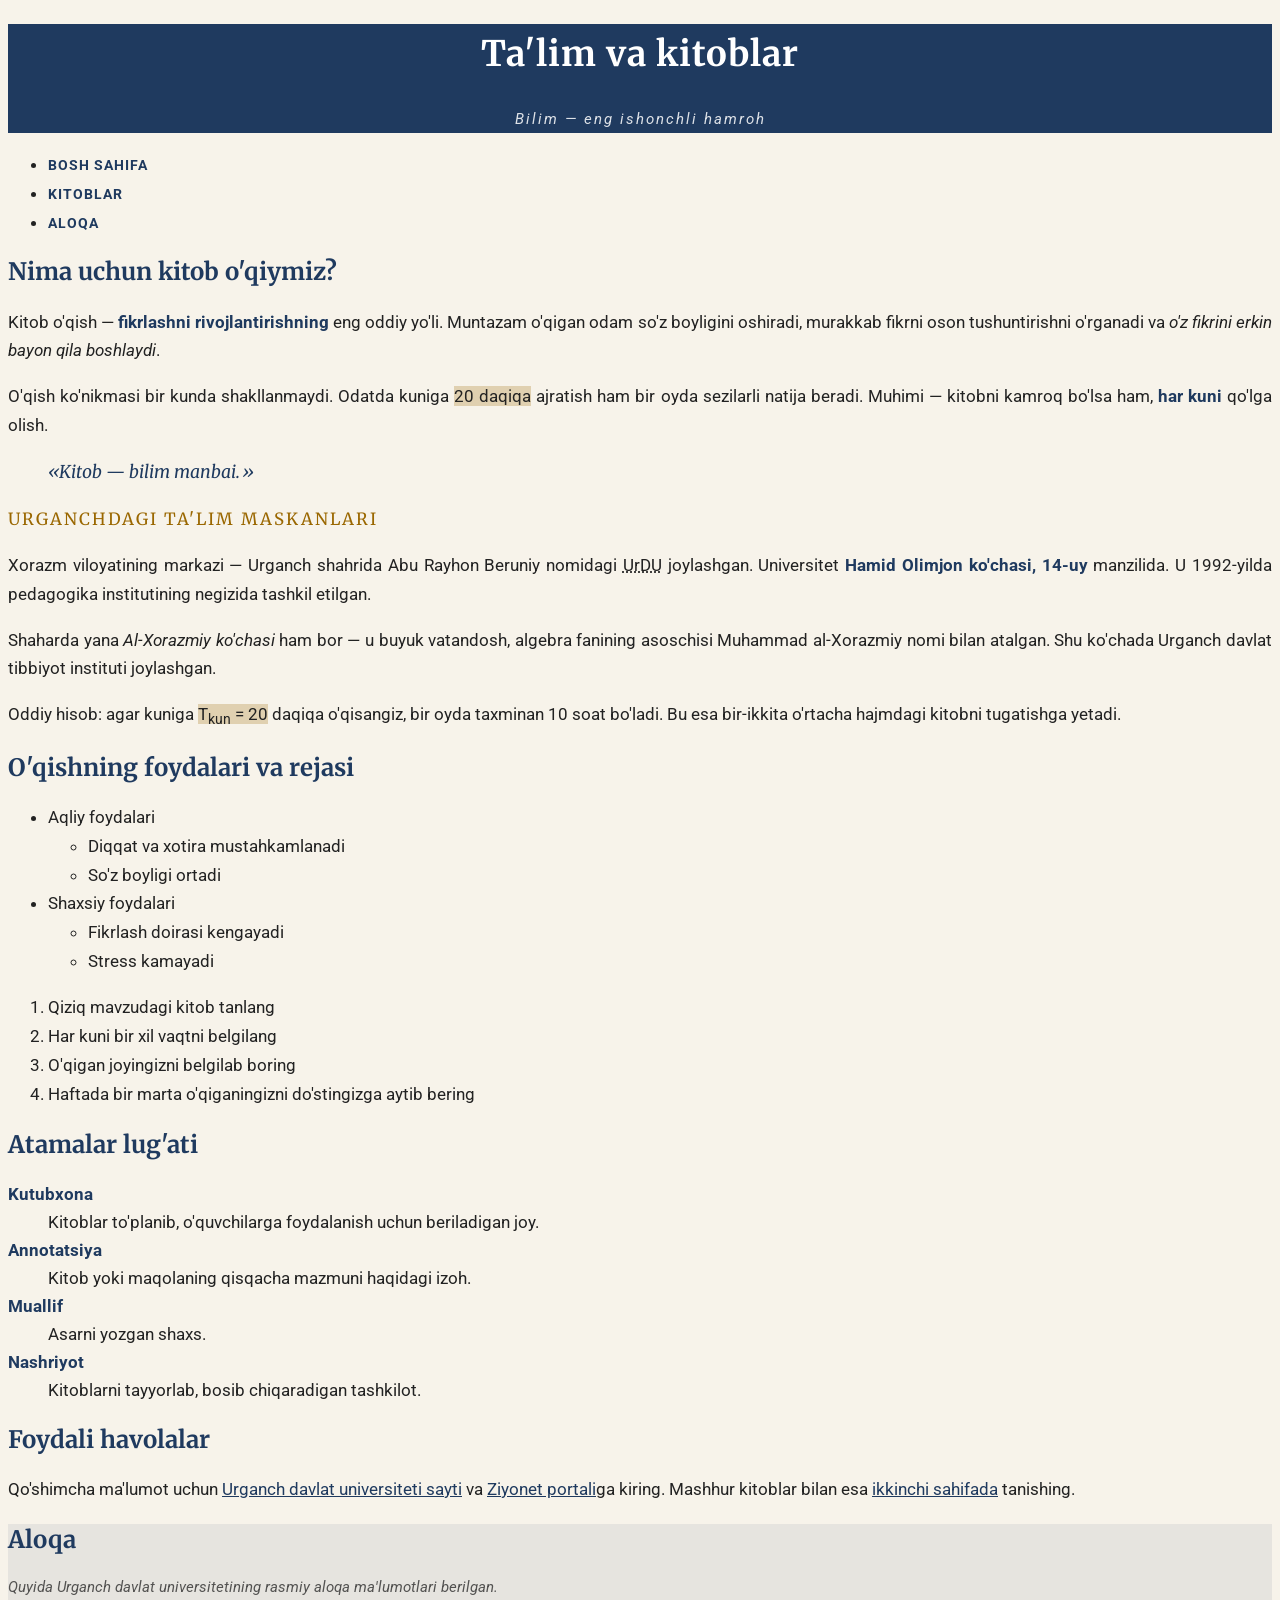
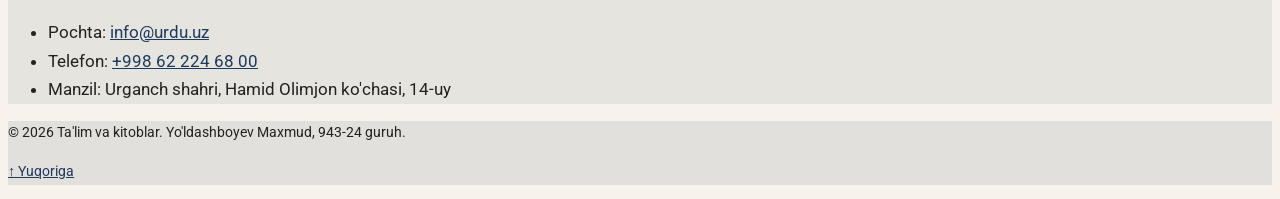
<file: 1-amaliyot /index.html>
<!DOCTYPE html>
<html lang="uz">
<head>
  <meta charset="UTF-8">
  <meta name="viewport" content="width=device-width, initial-scale=1.0">
  <title>Ta'lim va kitoblar — Bosh sahifa</title>
  <meta name="description" content="Ta'lim va kitob o'qishning ahamiyati, Urganchdagi ta'lim maskanlari va foydali atamalar haqida qisqa ma'lumot.">

  <!-- Google Fonts -->
  <link rel="preconnect" href="https://fonts.googleapis.com">
  <link rel="preconnect" href="https://fonts.gstatic.com" crossorigin>
  <link href="https://fonts.googleapis.com/css2?family=Merriweather:wght@400;700&family=Roboto:ital,wght@0,400;0,700;1,400&display=swap" rel="stylesheet">

  <!-- Tashqi CSS -->
  <link rel="stylesheet" href="css/style.css">
</head>
<body>

  <header id="top">
    <h1>Ta'lim va kitoblar</h1>
    <p class="izoh">Bilim — eng ishonchli hamroh</p>
  </header>

  <!-- Navigatsiya menyusi -->
  <nav>
    <ul>
      <li><a href="index.html">Bosh sahifa</a></li>
      <li><a href="kitoblar.html">Kitoblar</a></li>
      <li><a href="#aloqa">Aloqa</a></li>
    </ul>
  </nav>

  <main>
    <section>
      <h2>Nima uchun kitob o'qiymiz?</h2>

      <p>
        Kitob o'qish — <strong>fikrlashni rivojlantirishning</strong> eng oddiy yo'li.
        Muntazam o'qigan odam so'z boyligini oshiradi, murakkab fikrni oson tushuntirishni
        o'rganadi va <em>o'z fikrini erkin bayon qila boshlaydi</em>.
      </p>

      <p>
        O'qish ko'nikmasi bir kunda shakllanmaydi. Odatda kuniga
        <mark>20 daqiqa</mark> ajratish ham bir oyda sezilarli natija beradi.
        Muhimi — kitobni kamroq bo'lsa ham, <strong>har kuni</strong> qo'lga olish.
      </p>

      <blockquote>
        «Kitob — bilim manbai.»
      </blockquote>

      <h3>Urganchdagi ta'lim maskanlari</h3>

      <p>
        Xorazm viloyatining markazi — Urganch shahrida Abu Rayhon Beruniy nomidagi
        <abbr title="Urganch davlat universiteti">UrDU</abbr> joylashgan. Universitet
        <strong>Hamid Olimjon ko'chasi, 14-uy</strong> manzilida. U 1992-yilda
        pedagogika institutining negizida tashkil etilgan.
      </p>

      <p>
        Shaharda yana <em>Al-Xorazmiy ko'chasi</em> ham bor — u buyuk vatandosh,
        algebra fanining asoschisi Muhammad al-Xorazmiy nomi bilan atalgan. Shu ko'chada
        Urganch davlat tibbiyot instituti joylashgan.
      </p>

      <p>
        Oddiy hisob: agar kuniga <mark>T<sub>kun</sub> = 20</mark> daqiqa o'qisangiz,
        bir oyda taxminan 10 soat bo'ladi. Bu esa bir-ikkita o'rtacha hajmdagi
        kitobni tugatishga yetadi.
      </p>
    </section>

    <section>
      <h2>O'qishning foydalari va rejasi</h2>

      <ul>
        <li>Aqliy foydalari
          <ul>
            <li>Diqqat va xotira mustahkamlanadi</li>
            <li>So'z boyligi ortadi</li>
          </ul>
        </li>
        <li>Shaxsiy foydalari
          <ul>
            <li>Fikrlash doirasi kengayadi</li>
            <li>Stress kamayadi</li>
          </ul>
        </li>
      </ul>

      <ol>
        <li>Qiziq mavzudagi kitob tanlang</li>
        <li>Har kuni bir xil vaqtni belgilang</li>
        <li>O'qigan joyingizni belgilab boring</li>
        <li>Haftada bir marta o'qiganingizni do'stingizga aytib bering</li>
      </ol>
    </section>

    <section>
      <h2>Atamalar lug'ati</h2>

      <dl>
        <dt>Kutubxona</dt>
        <dd>Kitoblar to'planib, o'quvchilarga foydalanish uchun beriladigan joy.</dd>

        <dt>Annotatsiya</dt>
        <dd>Kitob yoki maqolaning qisqacha mazmuni haqidagi izoh.</dd>

        <dt>Muallif</dt>
        <dd>Asarni yozgan shaxs.</dd>

        <dt>Nashriyot</dt>
        <dd>Kitoblarni tayyorlab, bosib chiqaradigan tashkilot.</dd>
      </dl>
    </section>

    <section>
      <h2>Foydali havolalar</h2>

      <p>
        Qo'shimcha ma'lumot uchun
        <a href="https://urdu.uz" target="_blank" rel="noopener">Urganch davlat universiteti sayti</a>
        va <a href="https://ziyonet.uz" target="_blank" rel="noopener">Ziyonet portali</a>ga
        kiring. Mashhur kitoblar bilan esa
        <a href="kitoblar.html">ikkinchi sahifada</a> tanishing.
      </p>
    </section>

    <section id="aloqa">
      <h2>Aloqa</h2>
      <p class="izoh">Quyida Urganch davlat universitetining rasmiy aloqa ma'lumotlari berilgan.</p>
      <ul>
        <li>Pochta: <a href="mailto:info@urdu.uz">info@urdu.uz</a></li>
        <li>Telefon: <a href="tel:+998622246800">+998 62 224 68 00</a></li>
        <li>Manzil: Urganch shahri, Hamid Olimjon ko'chasi, 14-uy</li>
      </ul>
    </section>
  </main>

  <footer>
    <p>&copy; 2026 Ta'lim va kitoblar. Yo'ldashboyev Maxmud, 943-24 guruh.</p>
    <p><a href="#top">&uarr; Yuqoriga</a></p>
  </footer>

</body>
</html>
</file>
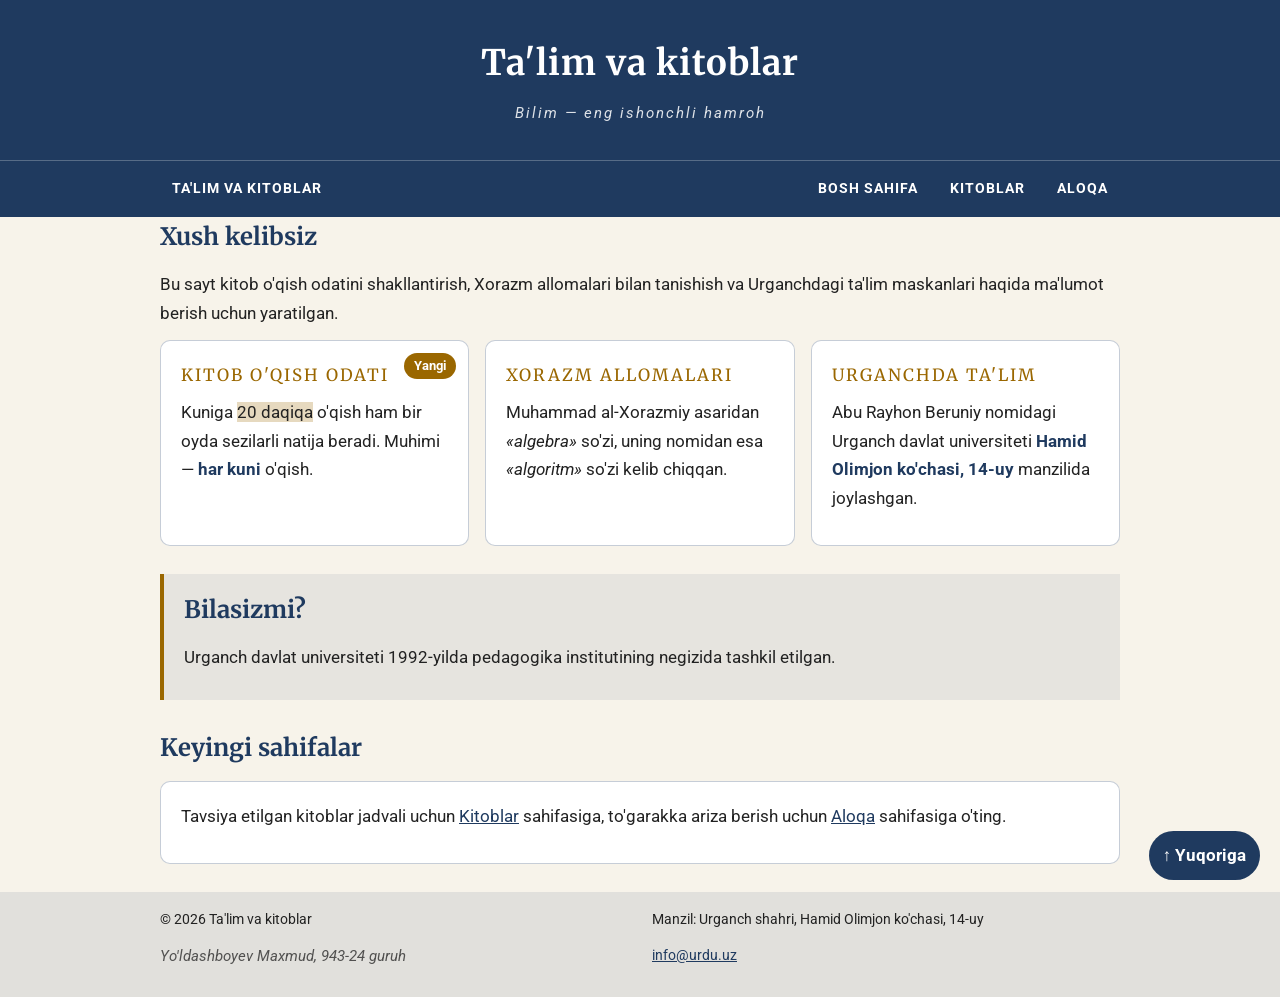
<file: 2-amaliyot /index.html>
<!DOCTYPE html>
<html lang="uz">
<head>
  <meta charset="UTF-8">
  <meta name="viewport" content="width=device-width, initial-scale=1.0">
  <title>Ta'lim va kitoblar — Bosh sahifa</title>
  <meta name="description" content="Kitob o'qish, xorazmlik allomalar va Urganchdagi ta'lim maskanlari haqida qisqa ma'lumot.">
  <link rel="preconnect" href="https://fonts.googleapis.com">
  <link rel="preconnect" href="https://fonts.gstatic.com" crossorigin>
  <link href="https://fonts.googleapis.com/css2?family=Merriweather:wght@400;700&family=Roboto:ital,wght@0,400;0,700;1,400&display=swap" rel="stylesheet">
  <link rel="stylesheet" href="css/style.css">
</head>
<body>

  <header id="top">
    <h1>Ta'lim va kitoblar</h1>
    <p class="izoh">Bilim — eng ishonchli hamroh</p>
  </header>

  <!-- Navigatsiya (bir xil skelet) -->
  <nav>
    <div class="konteyner nav-ichki">
      <a class="logo" href="index.html">Ta'lim va kitoblar</a>
      <ul>
        <li><a href="index.html">Bosh sahifa</a></li>
        <li><a href="kitoblar.html">Kitoblar</a></li>
        <li><a href="aloqa.html">Aloqa</a></li>
      </ul>
    </div>
  </nav>

  <main class="konteyner">

    <section>
      <h2>Xush kelibsiz</h2>
      <p>Bu sayt kitob o'qish odatini shakllantirish, Xorazm allomalari bilan tanishish va Urganchdagi ta'lim maskanlari haqida ma'lumot berish uchun yaratilgan.</p>

      <div class="kartalar">
        <article class="karta">
          <span class="belgi">Yangi</span>
          <h3>Kitob o'qish odati</h3>
          <p>Kuniga <mark>20 daqiqa</mark> o'qish ham bir oyda sezilarli natija beradi. Muhimi — <strong>har kuni</strong> o'qish.</p>
        </article>
        <article class="karta">
          <h3>Xorazm allomalari</h3>
          <p>Muhammad al-Xorazmiy asaridan <em>«algebra»</em> so'zi, uning nomidan esa <em>«algoritm»</em> so'zi kelib chiqqan.</p>
        </article>
        <article class="karta">
          <h3>Urganchda ta'lim</h3>
          <p>Abu Rayhon Beruniy nomidagi Urganch davlat universiteti <strong>Hamid Olimjon ko'chasi, 14-uy</strong> manzilida joylashgan.</p>
        </article>
      </div>
    </section>

    <aside>
      <h2>Bilasizmi?</h2>
      <p>Urganch davlat universiteti 1992-yilda pedagogika institutining negizida tashkil etilgan.</p>
    </aside>

    <section>
      <h2>Keyingi sahifalar</h2>
      <article class="karta">
        <p>Tavsiya etilgan kitoblar jadvali uchun <a href="kitoblar.html">Kitoblar</a> sahifasiga, to'garakka ariza berish uchun <a href="aloqa.html">Aloqa</a> sahifasiga o'ting.</p>
      </article>
    </section>
  </main>

  <footer>
    <div class="konteyner footer-ichki">
      <div>
        <p>&copy; 2026 Ta'lim va kitoblar</p>
        <p class="izoh">Yo'ldashboyev Maxmud, 943-24 guruh</p>
      </div>
      <div>
        <p>Manzil: Urganch shahri, Hamid Olimjon ko'chasi, 14-uy</p>
        <p><a href="mailto:info@urdu.uz">info@urdu.uz</a></p>
      </div>
    </div>
  </footer>

  <!-- Yuqoriga tugmasi (position: fixed) -->
  <a class="yuqoriga" href="#top">&uarr; Yuqoriga</a>

</body>
</html>
</file>
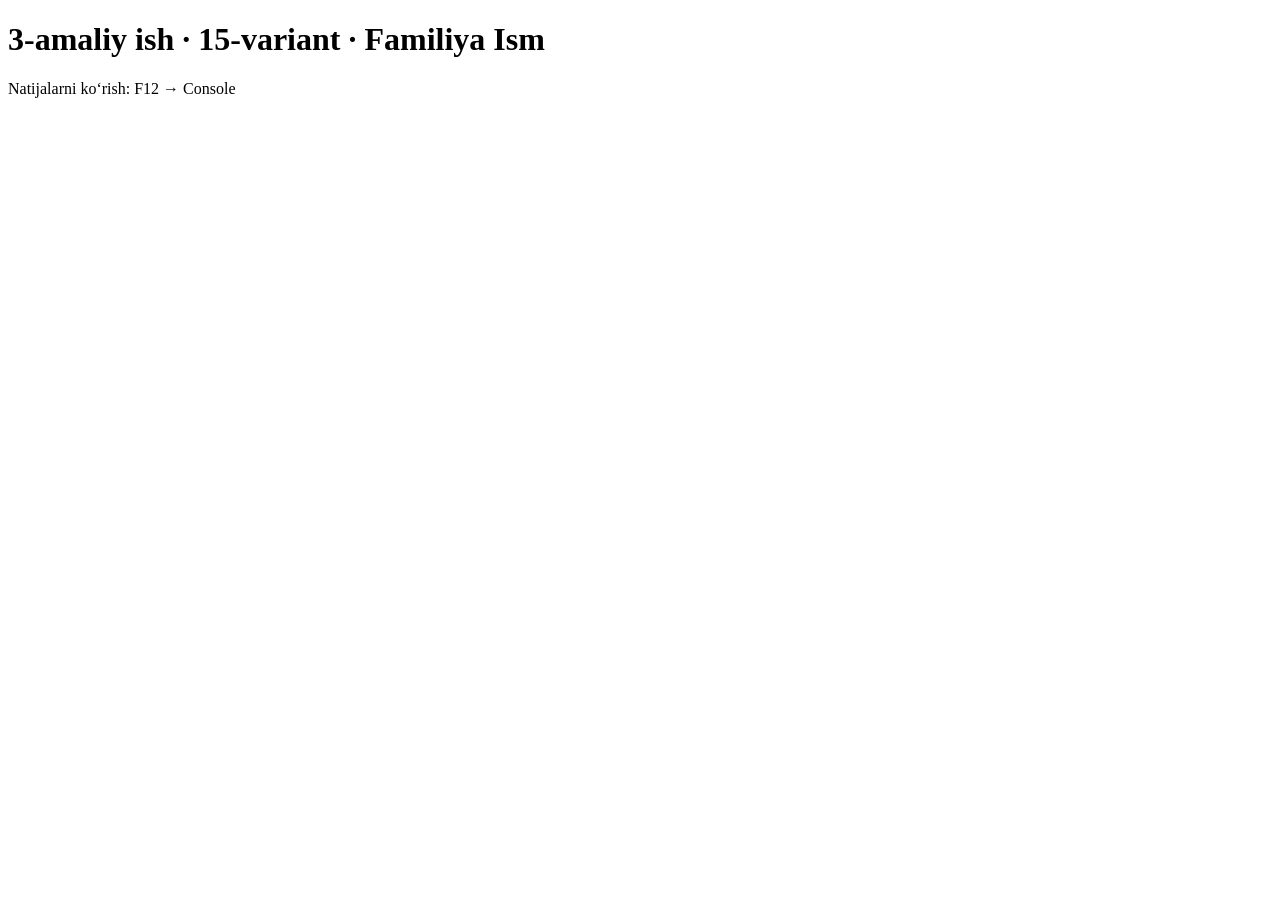
<file: 3-amaliyot/index.html>
<!DOCTYPE html>
<html lang="uz">
<head>
 <meta charset="UTF-8">
 <title>3-amaliy ish — 15-variant</title>
</head>
<body>
 <h1>3-amaliy ish · 15-variant · Familiya Ism</h1>
 <p>Natijalarni ko‘rish: F12 → Console</p>
 <script src="js/masala1.js"></script>
 <script src="js/masala2.js"></script>
 <script src="js/masala3.js"></script>
 <script src="js/masala4.js"></script>
 <script src="js/masala5.js"></script>
</body>
</html>
</file>
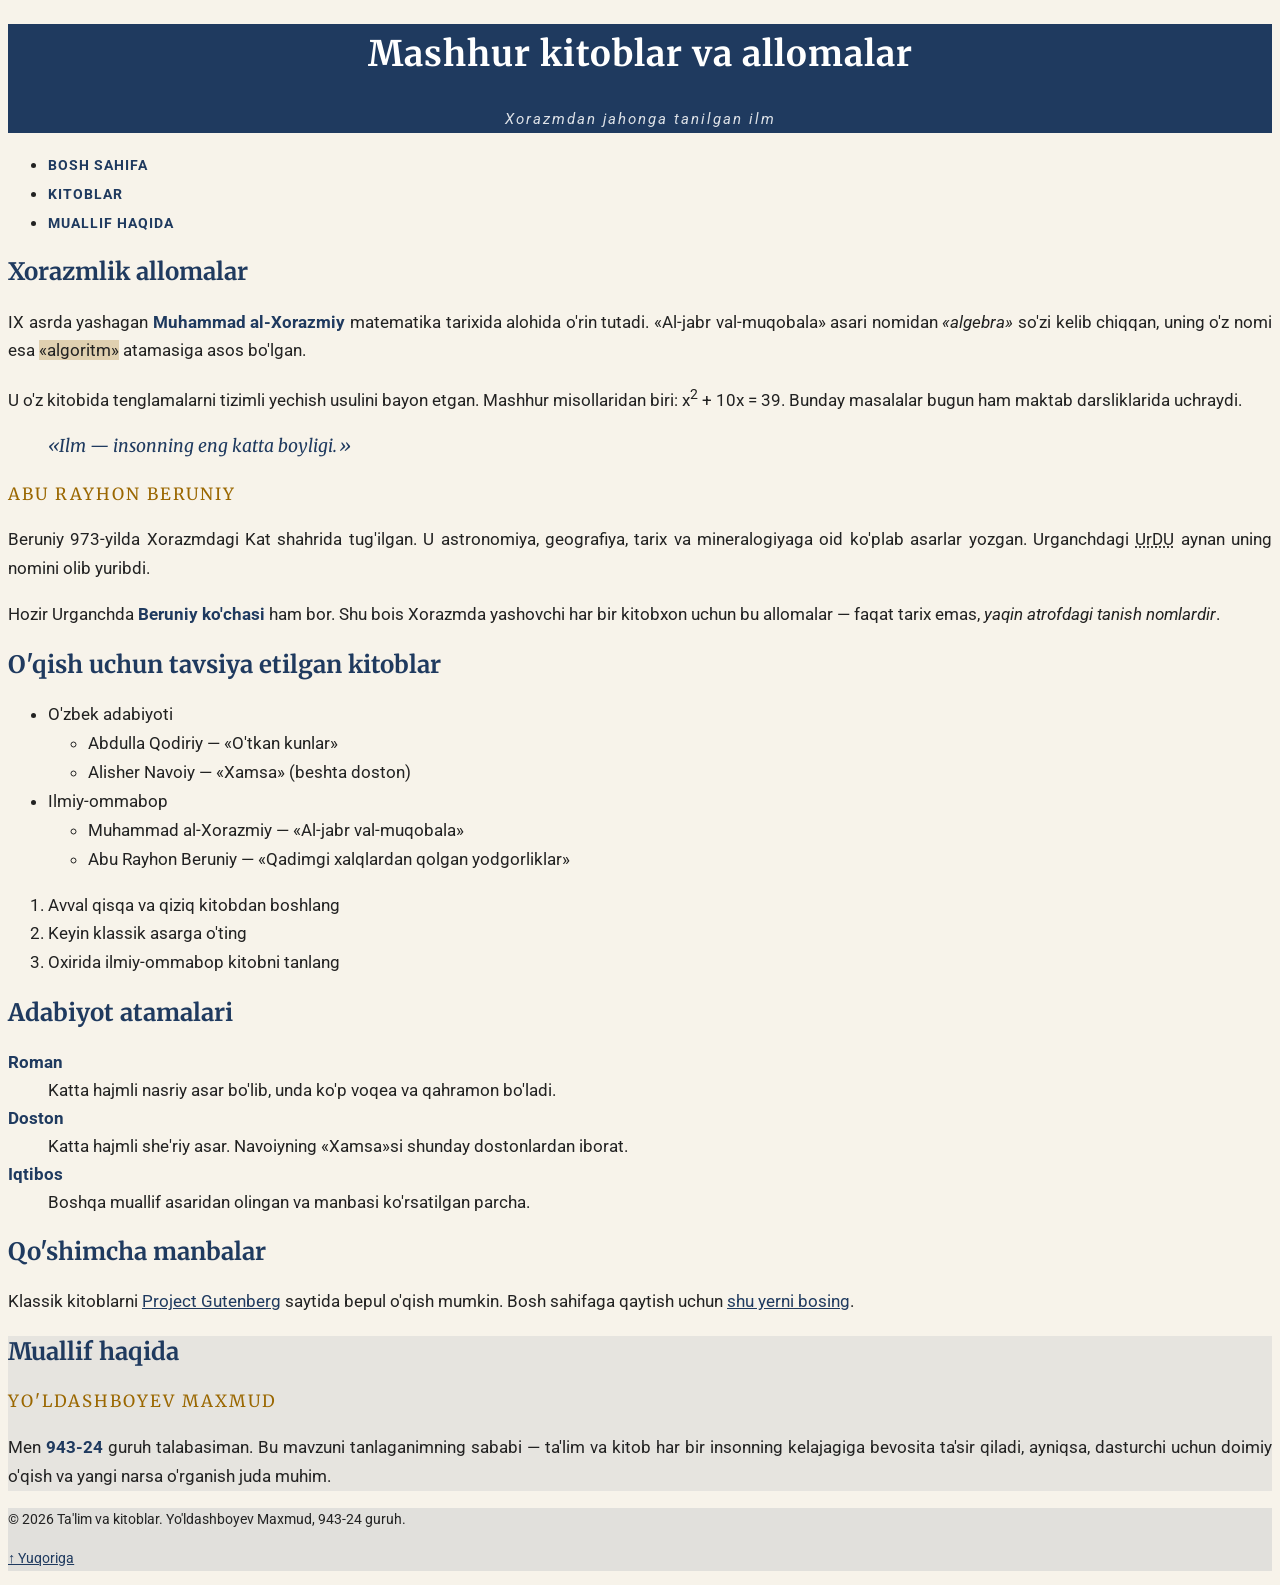
<file: 1-amaliyot /Kitoblar.html>
<!DOCTYPE html>
<html lang="uz">
<head>
  <meta charset="UTF-8">
  <meta name="viewport" content="width=device-width, initial-scale=1.0">
  <title>Mashhur kitoblar va allomalar — Ta'lim va kitoblar</title>
  <meta name="description" content="Xorazmlik allomalar, o'zbek adabiyoti klassiklari va o'qish uchun tavsiya etiladigan kitoblar ro'yxati.">

  <!-- Google Fonts -->
  <link rel="preconnect" href="https://fonts.googleapis.com">
  <link rel="preconnect" href="https://fonts.gstatic.com" crossorigin>
  <link href="https://fonts.googleapis.com/css2?family=Merriweather:wght@400;700&family=Roboto:ital,wght@0,400;0,700;1,400&display=swap" rel="stylesheet">

  <!-- Tashqi CSS -->
  <link rel="stylesheet" href="css/style.css">
</head>
<body>

  <header id="top">
    <h1>Mashhur kitoblar va allomalar</h1>
    <p class="izoh">Xorazmdan jahonga tanilgan ilm</p>
  </header>

  <!-- Navigatsiya menyusi -->
  <nav>
    <ul>
      <li><a href="index.html">Bosh sahifa</a></li>
      <li><a href="kitoblar.html">Kitoblar</a></li>
      <li><a href="#muallif">Muallif haqida</a></li>
    </ul>
  </nav>

  <main>
    <section>
      <h2>Xorazmlik allomalar</h2>

      <p>
        IX asrda yashagan <strong>Muhammad al-Xorazmiy</strong> matematika tarixida
        alohida o'rin tutadi. «Al-jabr val-muqobala» asari nomidan
        <em>«algebra»</em> so'zi kelib chiqqan, uning o'z nomi esa
        <mark>«algoritm»</mark> atamasiga asos bo'lgan.
      </p>

      <p>
        U o'z kitobida tenglamalarni tizimli yechish usulini bayon etgan. Mashhur
        misollaridan biri: x<sup>2</sup> + 10x = 39. Bunday masalalar bugun ham
        maktab darsliklarida uchraydi.
      </p>

      <blockquote>
        «Ilm — insonning eng katta boyligi.»
      </blockquote>

      <h3>Abu Rayhon Beruniy</h3>

      <p>
        Beruniy 973-yilda Xorazmdagi Kat shahrida tug'ilgan. U astronomiya, geografiya,
        tarix va mineralogiyaga oid ko'plab asarlar yozgan. Urganchdagi
        <abbr title="Urganch davlat universiteti">UrDU</abbr> aynan uning nomini olib yuribdi.
      </p>

      <p>
        Hozir Urganchda <strong>Beruniy ko'chasi</strong> ham bor. Shu bois Xorazmda
        yashovchi har bir kitobxon uchun bu allomalar — faqat tarix emas,
        <em>yaqin atrofdagi tanish nomlardir</em>.
      </p>
    </section>

    <section>
      <h2>O'qish uchun tavsiya etilgan kitoblar</h2>

      <ul>
        <li>O'zbek adabiyoti
          <ul>
            <li>Abdulla Qodiriy — «O'tkan kunlar»</li>
            <li>Alisher Navoiy — «Xamsa» (beshta doston)</li>
          </ul>
        </li>
        <li>Ilmiy-ommabop
          <ul>
            <li>Muhammad al-Xorazmiy — «Al-jabr val-muqobala»</li>
            <li>Abu Rayhon Beruniy — «Qadimgi xalqlardan qolgan yodgorliklar»</li>
          </ul>
        </li>
      </ul>

      <ol>
        <li>Avval qisqa va qiziq kitobdan boshlang</li>
        <li>Keyin klassik asarga o'ting</li>
        <li>Oxirida ilmiy-ommabop kitobni tanlang</li>
      </ol>
    </section>

    <section>
      <h2>Adabiyot atamalari</h2>

      <dl>
        <dt>Roman</dt>
        <dd>Katta hajmli nasriy asar bo'lib, unda ko'p voqea va qahramon bo'ladi.</dd>

        <dt>Doston</dt>
        <dd>Katta hajmli she'riy asar. Navoiyning «Xamsa»si shunday dostonlardan iborat.</dd>

        <dt>Iqtibos</dt>
        <dd>Boshqa muallif asaridan olingan va manbasi ko'rsatilgan parcha.</dd>
      </dl>
    </section>

    <section>
      <h2>Qo'shimcha manbalar</h2>
      <p>
        Klassik kitoblarni
        <a href="https://www.gutenberg.org" target="_blank" rel="noopener">Project Gutenberg</a>
        saytida bepul o'qish mumkin. Bosh sahifaga qaytish uchun
        <a href="index.html">shu yerni bosing</a>.
      </p>
    </section>

    <section id="muallif">
      <h2>Muallif haqida</h2>
      <h3>Yo'ldashboyev Maxmud</h3>
      <p>
        Men <strong>943-24</strong> guruh talabasiman. Bu mavzuni tanlaganimning sababi —
        ta'lim va kitob har bir insonning kelajagiga bevosita ta'sir qiladi, ayniqsa,
        dasturchi uchun doimiy o'qish va yangi narsa o'rganish juda muhim.
      </p>
    </section>
  </main>

  <footer>
    <p>&copy; 2026 Ta'lim va kitoblar. Yo'ldashboyev Maxmud, 943-24 guruh.</p>
    <p><a href="#top">&uarr; Yuqoriga</a></p>
  </footer>

</body>
</html>
</file>
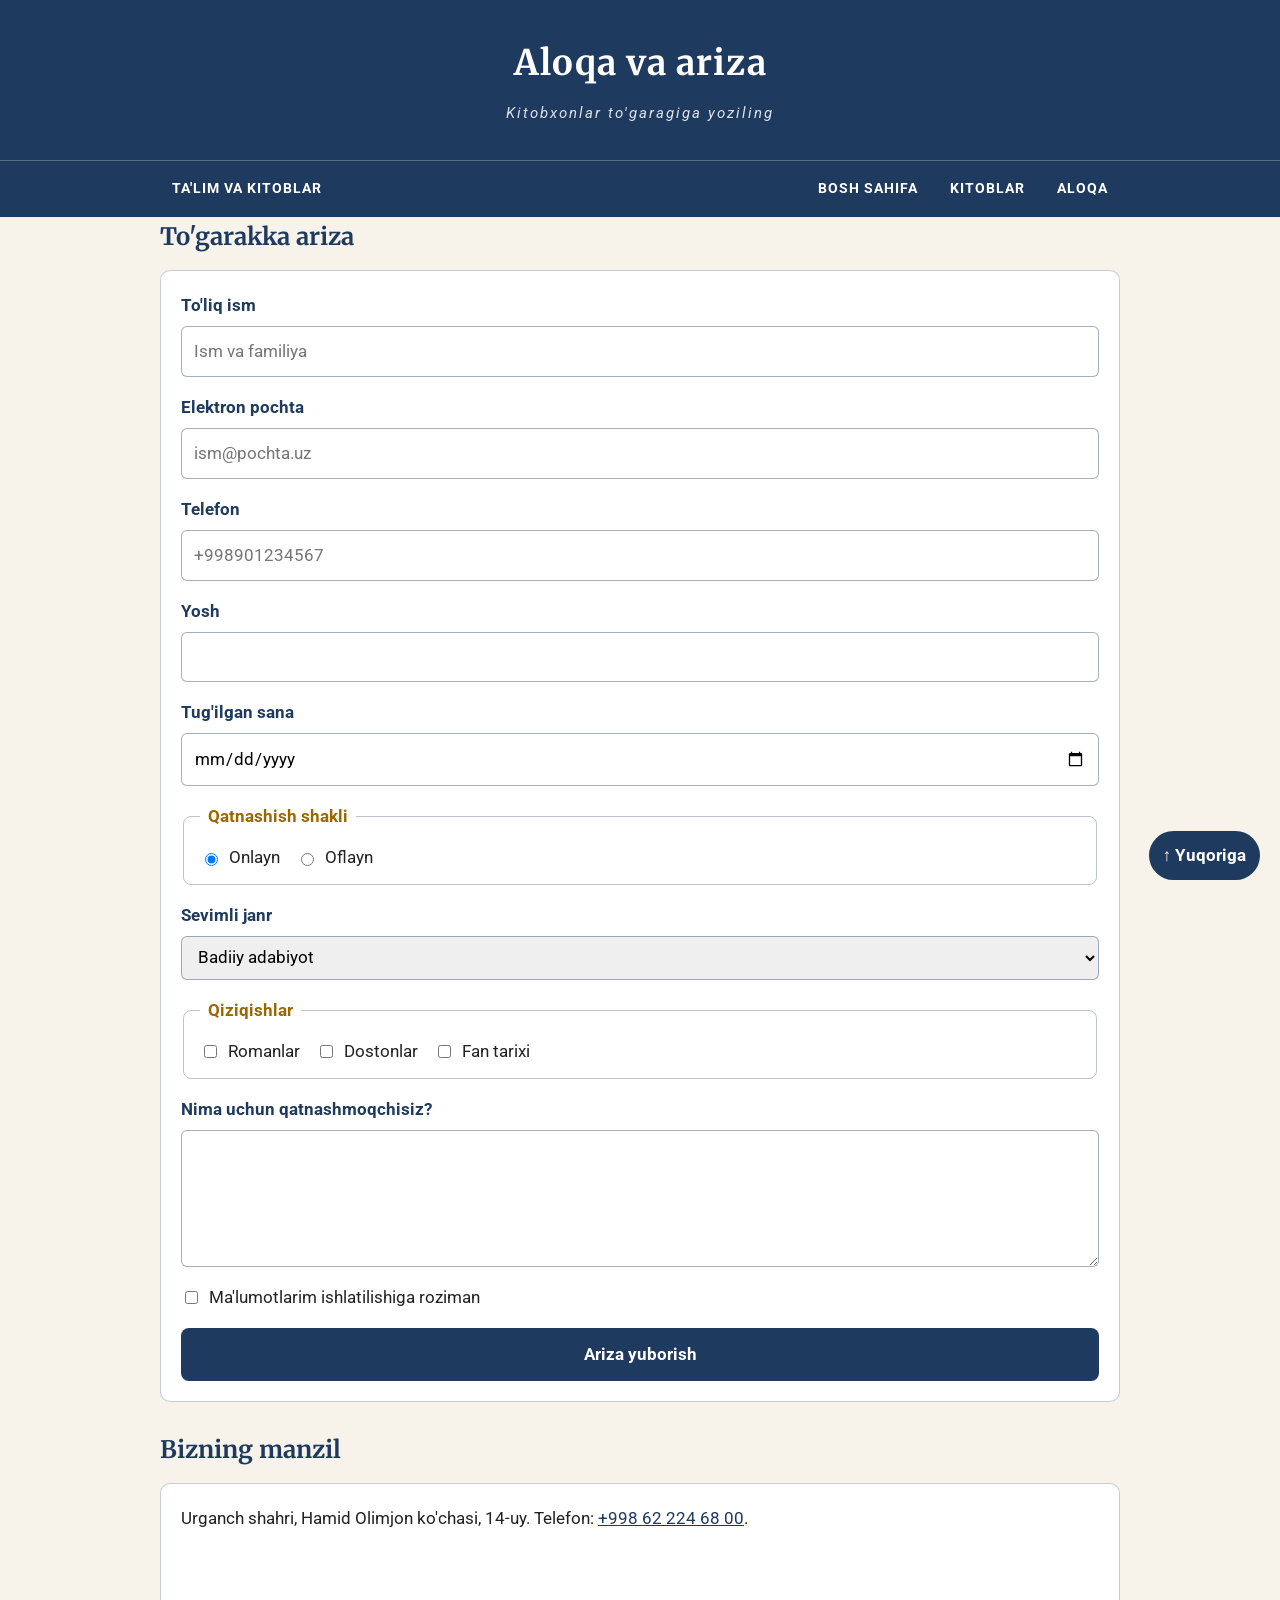
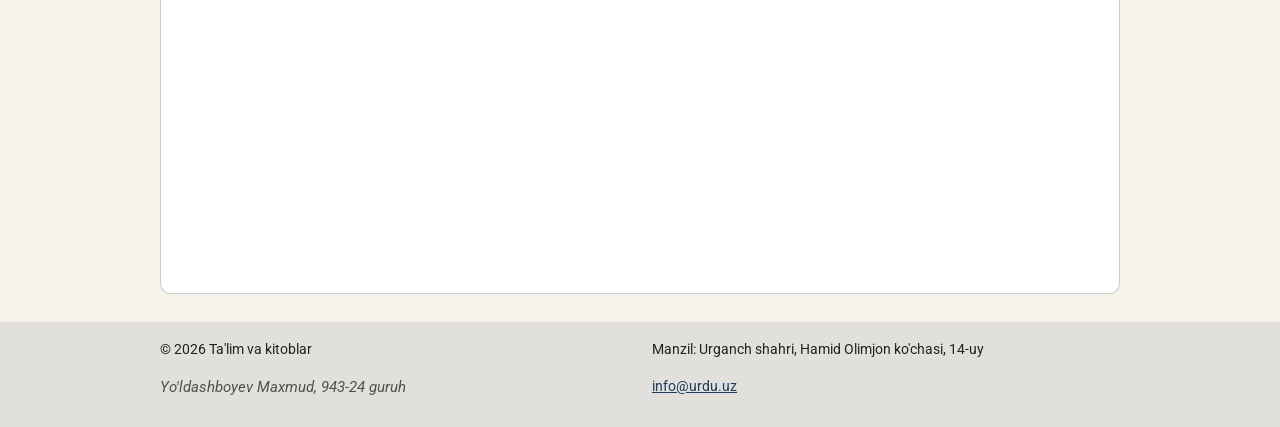
<file: 2-amaliyot /aloqa.html>
<!DOCTYPE html>
<html lang="uz">
<head>
  <meta charset="UTF-8">
  <meta name="viewport" content="width=device-width, initial-scale=1.0">
  <title>Aloqa — Ta'lim va kitoblar</title>
  <meta name="description" content="Kitobxonlar to'garagiga ariza berish formasi va Urganchdagi manzil xaritasi.">
  <link rel="preconnect" href="https://fonts.googleapis.com">
  <link rel="preconnect" href="https://fonts.gstatic.com" crossorigin>
  <link href="https://fonts.googleapis.com/css2?family=Merriweather:wght@400;700&family=Roboto:ital,wght@0,400;0,700;1,400&display=swap" rel="stylesheet">
  <link rel="stylesheet" href="css/style.css">
</head>
<body>

  <header id="top">
    <h1>Aloqa va ariza</h1>
    <p class="izoh">Kitobxonlar to'garagiga yoziling</p>
  </header>

  <!-- Navigatsiya (bir xil skelet) -->
  <nav>
    <div class="konteyner nav-ichki">
      <a class="logo" href="index.html">Ta'lim va kitoblar</a>
      <ul>
        <li><a href="index.html">Bosh sahifa</a></li>
        <li><a href="kitoblar.html">Kitoblar</a></li>
        <li><a href="aloqa.html">Aloqa</a></li>
      </ul>
    </div>
  </nav>

  <main class="konteyner">

    <section>
      <h2>To'garakka ariza</h2>
      <article class="karta">
        <form action="#" method="post">

          <div class="maydon">
            <label for="ism">To'liq ism</label>
            <input type="text" id="ism" name="ism" placeholder="Ism va familiya" required>
          </div>

          <div class="maydon">
            <label for="email">Elektron pochta</label>
            <input type="email" id="email" name="email" placeholder="ism@pochta.uz" required>
          </div>

          <div class="maydon">
            <label for="tel">Telefon</label>
            <input type="tel" id="tel" name="tel" placeholder="+998901234567" pattern="\+998[0-9]{9}" title="Format: +998901234567" required>
          </div>

          <div class="maydon">
            <label for="yosh">Yosh</label>
            <input type="number" id="yosh" name="yosh" min="10" max="80">
          </div>

          <div class="maydon">
            <label for="sana">Tug'ilgan sana</label>
            <input type="date" id="sana" name="sana">
          </div>

          <fieldset>
            <legend>Qatnashish shakli</legend>
            <div class="qator">
              <div class="variant">
                <input type="radio" id="onlayn" name="shakl" value="onlayn" checked>
                <label for="onlayn">Onlayn</label>
              </div>
              <div class="variant">
                <input type="radio" id="oflayn" name="shakl" value="oflayn">
                <label for="oflayn">Oflayn</label>
              </div>
            </div>
          </fieldset>

          <div class="maydon">
            <label for="janr">Sevimli janr</label>
            <select id="janr" name="janr">
              <option value="badiiy">Badiiy adabiyot</option>
              <option value="ilmiy">Ilmiy-ommabop</option>
              <option value="tarix">Tarix</option>
            </select>
          </div>

          <fieldset>
            <legend>Qiziqishlar</legend>
            <div class="qator">
              <div class="variant">
                <input type="checkbox" id="q-roman" name="qiziqish" value="roman">
                <label for="q-roman">Romanlar</label>
              </div>
              <div class="variant">
                <input type="checkbox" id="q-doston" name="qiziqish" value="doston">
                <label for="q-doston">Dostonlar</label>
              </div>
              <div class="variant">
                <input type="checkbox" id="q-fan" name="qiziqish" value="fan">
                <label for="q-fan">Fan tarixi</label>
              </div>
            </div>
          </fieldset>

          <div class="maydon">
            <label for="xabar">Nima uchun qatnashmoqchisiz?</label>
            <textarea id="xabar" name="xabar" rows="4"></textarea>
          </div>

          <div class="variant">
            <input type="checkbox" id="rozilik" name="rozilik" required>
            <label for="rozilik">Ma'lumotlarim ishlatilishiga roziman</label>
          </div>

          <button type="submit">Ariza yuborish</button>
        </form>
      </article>
    </section>

    <section>
      <h2>Bizning manzil</h2>
      <article class="karta">
        <p>Urganch shahri, Hamid Olimjon ko'chasi, 14-uy. Telefon: <a href="tel:+998622246800">+998 62 224 68 00</a>.</p>
        <iframe src="https://www.google.com/maps?q=Urganch+davlat+universiteti&output=embed" title="Urganch davlat universiteti xaritadagi joylashuvi" loading="lazy"></iframe>
      </article>
    </section>
  </main>

  <footer>
    <div class="konteyner footer-ichki">
      <div>
        <p>&copy; 2026 Ta'lim va kitoblar</p>
        <p class="izoh">Yo'ldashboyev Maxmud, 943-24 guruh</p>
      </div>
      <div>
        <p>Manzil: Urganch shahri, Hamid Olimjon ko'chasi, 14-uy</p>
        <p><a href="mailto:info@urdu.uz">info@urdu.uz</a></p>
      </div>
    </div>
  </footer>

  <!-- Yuqoriga tugmasi (position: fixed) -->
  <a class="yuqoriga" href="#top">&uarr; Yuqoriga</a>

</body>
</html>
</file>
<file: 1-amaliyot /css/style.css>
/* ==========================================================
   Ta'lim va kitoblar — style.css
   Muallif: Yo'ldashboyev Maxmud, 943-24 guruh
   Faqat matn ko'rinishi: rang, shrift, matn xossalari
   ========================================================== */

/* ---------- Ranglar palitrasi (4 ta rang) ---------- */
:root {
  --asosiy: #1f3a5f;   /* to'q ko'k */
  --aksent: #9a6700;   /* to'q oltin */
  --fon:    #f7f3ea;   /* krem */
  --matn:   #222222;   /* deyarli qora */
}

/* ---------- Sahifa umumiy ko'rinishi ---------- */
body {
  font-family: 'Roboto', Arial, sans-serif;   /* zaxira shriftlar bilan */
  font-size: 17px;
  line-height: 1.7;
  background-color: var(--fon);
  color: var(--matn);
}

/* ---------- Sarlavhalar ---------- */
h1 {                                  /* teg selektori */
  font-family: 'Merriweather', Georgia, serif;
  font-size: 2.2rem;
  font-weight: 700;
  text-align: center;
  letter-spacing: 1px;
  color: white;                       /* rang nomi bilan */
}

h2, h3 {                              /* guruhlangan selektor */
  font-family: 'Merriweather', Georgia, serif;
  color: var(--asosiy);
}

h2 {
  font-size: 1.5rem;
  font-weight: 700;
  line-height: 1.3;
}

h3 {
  font-size: 1.05rem;
  font-weight: 400;
  text-transform: uppercase;
  letter-spacing: 2px;
  color: var(--aksent);
}

/* ---------- Header va footer ---------- */
header {
  background-color: var(--asosiy);    /* HEX orqali */
  text-align: center;
}

footer {
  background-color: rgba(31, 58, 95, 0.1);   /* rgba() orqali */
  text-align: center;
  font-size: 0.9rem;
}

/* ---------- Matn elementlari ---------- */
p {                                   /* teg selektori */
  text-align: justify;
}

.izoh {                               /* class selektori */
  font-style: italic;
  font-size: 0.95rem;
  color: rgba(34, 34, 34, 0.75);
}

header .izoh {
  color: rgba(255, 255, 255, 0.85);
  letter-spacing: 2px;
  text-align: center;
}

#aloqa, #muallif {                    /* id selektor */
  background-color: rgba(31, 58, 95, 0.08);
}

strong {
  font-weight: 700;
  color: var(--asosiy);
}

em {
  font-style: italic;
}

mark {
  background-color: rgba(154, 103, 0, 0.25);
  color: var(--matn);
}

abbr {
  text-decoration: underline dotted;
}

blockquote {
  font-family: 'Merriweather', Georgia, serif;
  font-style: italic;
  font-size: 1.1rem;
  color: var(--asosiy);
}

/* ---------- Ro'yxatlar ---------- */
dt {
  font-weight: 700;
  text-transform: capitalize;
  color: var(--asosiy);
}

dd {
  line-height: 1.6;
}

/* ---------- Havolalar ---------- */
nav a {                               /* avlod selektori */
  font-weight: 700;
  text-transform: uppercase;
  letter-spacing: 1px;
  font-size: 0.9rem;
  text-decoration: none;
}

a {                                   /* oddiy holat */
  color: var(--asosiy);
  text-decoration: underline;
}

a:hover {                             /* sichqoncha ustida */
  color: var(--aksent);
  text-decoration: none;
}

a:visited {                           /* ko'rilgan havola */
  color: var(--matn);
}
</file>
<file: 2-amaliyot /css/style.css>
/* ==========================================================
   Ta'lim va kitoblar — style.css (2-amaliy ish)
   Muallif: Yo'ldashboyev Maxmud, 943-24 guruh
   ========================================================== */

/* ---------- Blok modeli ---------- */
*, *::before, *::after { box-sizing: border-box; }

/* ---------- Ranglar (1-amaliy ishdagi palitra) ---------- */
:root {
  --asosiy: #1f3a5f;
  --aksent: #9a6700;
  --fon:    #f7f3ea;
  --matn:   #222222;
}

/* ---------- Umumiy ---------- */
body {
  font-family: 'Roboto', Arial, sans-serif;
  font-size: 17px;
  line-height: 1.7;
  background-color: var(--fon);
  color: var(--matn);
  margin: 0;
}

.konteyner {                          /* B2: konteyner */
  max-width: 1000px;
  margin: 0 auto;
  padding: 0 20px;
}

/* ---------- Sarlavhalar va matn ---------- */
h1 {
  font-family: 'Merriweather', Georgia, serif;
  font-size: 2.2rem;
  font-weight: 700;
  letter-spacing: 1px;
  text-align: center;
  color: white;
  margin: 0 0 8px;
}
h2, h3 { font-family: 'Merriweather', Georgia, serif; color: var(--asosiy); }
h2 { font-size: 1.5rem; margin: 0 0 12px; }
h3 { font-size: 1.05rem; font-weight: 400; text-transform: uppercase; letter-spacing: 2px; color: var(--aksent); margin: 0 0 8px; }
p { margin: 0 0 12px; }
.izoh { font-style: italic; font-size: 0.95rem; color: rgba(34, 34, 34, 0.75); margin: 0; }
strong { color: var(--asosiy); }
mark { background-color: rgba(154, 103, 0, 0.25); color: var(--matn); }

/* ---------- Havolalar ---------- */
a { color: var(--asosiy); text-decoration: underline; }
a:hover { color: var(--aksent); text-decoration: none; }
a:visited { color: var(--matn); }

/* ---------- Header (B4, B11) ---------- */
header {
  display: flex;                      /* B11: gorizontal va vertikal markaz */
  flex-direction: column;
  justify-content: center;
  align-items: center;
  min-height: 160px;
  padding: 16px 24px;                 /* B4: 2 qiymatli yozuv */
  background-color: var(--asosiy);
}
header .izoh { color: rgba(255, 255, 255, 0.85); letter-spacing: 2px; }

/* ---------- Navigatsiya (B5, B8) ---------- */
nav {
  position: sticky;                   /* B5 */
  top: 0;
  z-index: 100;
  background-color: var(--asosiy);
  border-top: 1px solid rgba(255, 255, 255, 0.25);
}
.nav-ichki {                          /* B8 */
  display: flex;
  justify-content: space-between;
  align-items: center;
  flex-wrap: wrap;
  gap: 12px;
  padding-top: 8px;
  padding-bottom: 8px;
}
nav ul { display: flex; gap: 8px; list-style: none; margin: 0; padding: 0; }
nav a, nav a:visited {
  display: block;
  padding: 8px 12px;
  border-radius: 6px;
  color: white;
  font-weight: 700;
  text-transform: uppercase;
  letter-spacing: 1px;
  font-size: 0.9rem;
  text-decoration: none;
}
nav a:hover { background-color: rgba(255, 255, 255, 0.18); color: white; }

/* ---------- Asosiy qism va kartalar (B3, B6, B9) ---------- */
main { padding-top: 24px; padding-bottom: 24px; }
section { margin-bottom: 28px; }

.karta {                              /* B3 */
  position: relative;                 /* B6: ota */
  padding: 20px;
  margin: 0 0 16px;
  border: 1px solid rgba(31, 58, 95, 0.25);
  border-radius: 10px;
  background-color: white;
}
.karta:hover { border-color: var(--aksent); }

.kartalar { display: flex; flex-wrap: wrap; gap: 16px; }     /* B9 */
.kartalar .karta { flex: 1 1 280px; margin: 0; }

.belgi {                              /* B6: belgi */
  position: absolute;
  top: 12px;
  right: 12px;
  padding: 2px 10px;
  border-radius: 999px;
  background-color: var(--aksent);
  color: white;
  font-size: 0.8rem;
  font-weight: 700;
}

aside {
  margin: 0 0 28px;
  padding: 16px 20px;
  border-left: 4px solid var(--aksent);
  background-color: rgba(31, 58, 95, 0.08);
}

/* ---------- Jadval ---------- */
.jadval-orami { overflow-x: auto; }
table { width: 100%; border-collapse: collapse; }
caption { padding: 0 0 8px; font-weight: 700; text-align: left; color: var(--asosiy); }
th, td { padding: 10px 12px; border: 1px solid rgba(31, 58, 95, 0.3); text-align: left; }
thead th { background-color: var(--asosiy); color: white; }
tbody th { background-color: rgba(31, 58, 95, 0.08); }
tfoot td { font-weight: 700; background-color: rgba(154, 103, 0, 0.15); }
tbody tr:hover td { background-color: rgba(154, 103, 0, 0.1); }

/* ---------- Rasmlar va iframe ---------- */
.rasmlar { display: flex; flex-wrap: wrap; gap: 16px; }
figure { flex: 1 1 280px; margin: 0; }
img { max-width: 100%; height: auto; border-radius: 10px; }
figcaption { font-size: 0.9rem; font-style: italic; padding-top: 6px; }
iframe { width: 100%; height: 320px; border: 0; border-radius: 10px; }

/* ---------- Forma (B12) ---------- */
form { display: flex; flex-direction: column; gap: 16px; }
.maydon { display: flex; flex-direction: column; gap: 6px; }
label { font-weight: 700; color: var(--asosiy); }
input, select, textarea {
  width: 100%;
  padding: 10px 12px;
  font: inherit;
  border: 1px solid rgba(31, 58, 95, 0.4);
  border-radius: 6px;
}
input[type="radio"], input[type="checkbox"] { width: auto; }
fieldset { padding: 12px 16px; border: 1px solid rgba(31, 58, 95, 0.3); border-radius: 8px; }
legend { padding: 0 8px; font-weight: 700; color: var(--aksent); }
.qator { display: flex; flex-wrap: wrap; gap: 16px; }
.variant { display: flex; align-items: center; gap: 8px; }
.variant label { font-weight: 400; color: var(--matn); }
button {
  padding: 12px 20px;
  border: 0;
  border-radius: 8px;
  background-color: var(--asosiy);
  color: white;
  font: inherit;
  font-weight: 700;
  cursor: pointer;
}
button:hover { background-color: var(--aksent); }

/* ---------- Footer (B10) ---------- */
footer { padding: 16px 24px; background-color: rgba(31, 58, 95, 0.1); font-size: 0.9rem; }
.footer-ichki { display: flex; flex-wrap: wrap; gap: 24px; }
.footer-ichki > div { flex: 1 1 240px; }

/* ---------- Yuqoriga tugmasi (B7) ---------- */
.yuqoriga, .yuqoriga:visited {
  position: fixed;
  right: 20px;
  bottom: 20px;
  padding: 10px 14px;
  border-radius: 999px;
  background-color: var(--asosiy);
  color: white;
  font-weight: 700;
  text-decoration: none;
}
.yuqoriga:hover { background-color: var(--aksent); color: white; }
</file>
